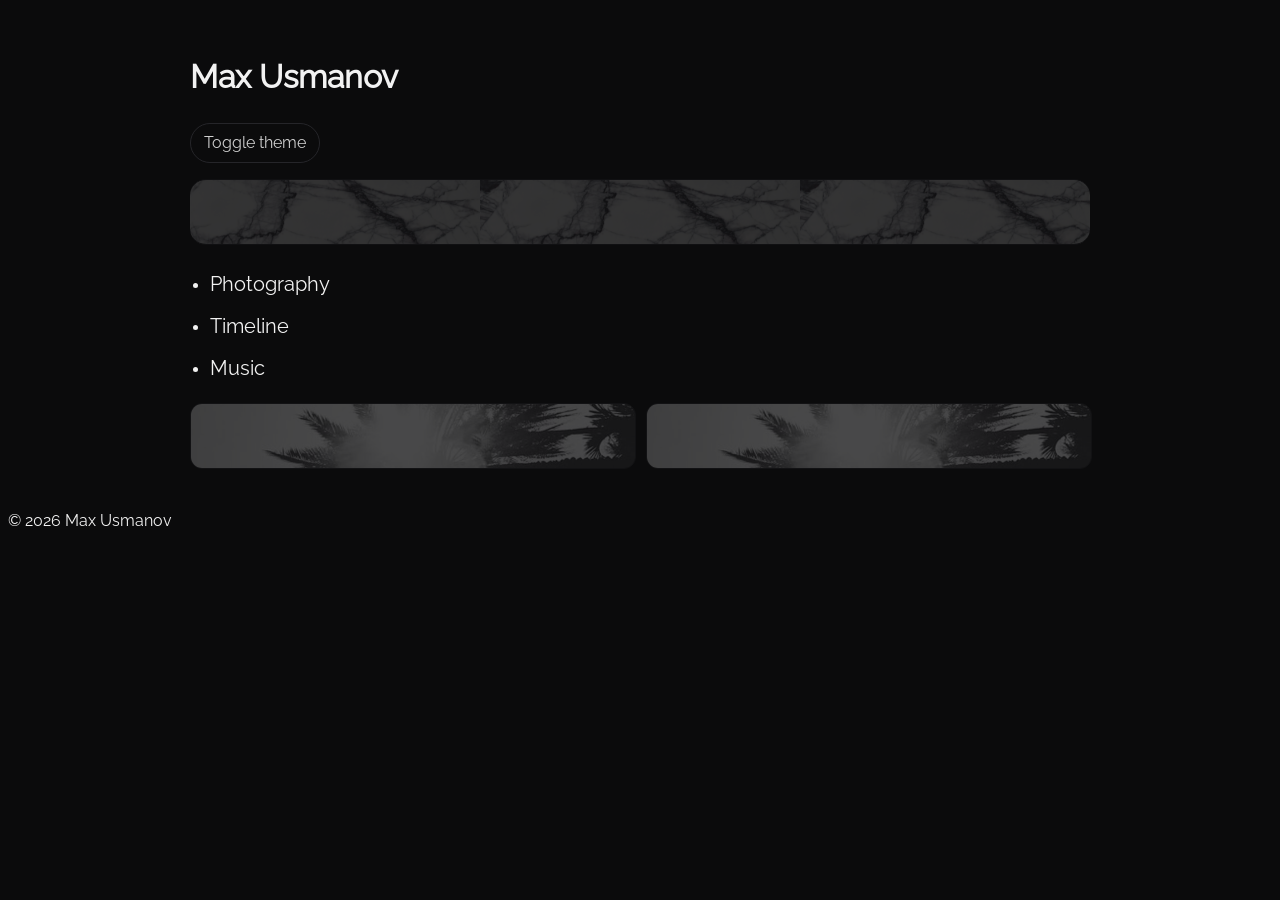
<file: index.html>
<!doctype html>
<html lang="en">
<head>
  <meta charset="utf-8" />
  <meta name="viewport" content="width=device-width, initial-scale=1" />
  <title>Max Usmanov — Portfolio</title>
  <link rel="stylesheet" href="styles.css" />
</head>

<body>
  <main id="main" class="container">

    <header class="hub-head">
      <h1>Max Usmanov</h1>
      <p class="visually-hidden">
        Portfolio homepage linking to photography, timeline, and music sections.
      </p>

      <button
        id="themeBtn"
        class="btn subtle"
        type="button"
        aria-pressed="false"
      >
        Toggle theme
      </button>
    </header>

    <div class="hub-divider" aria-hidden="true"></div>

    <nav aria-label="Portfolio sections" class="hub-nav">
      <ul class="hub-bullets">
        <li><a href="photography.html">Photography</a></li>
        <li><a href="timeline.html">Timeline</a></li>
        <li><a href="music.html">Music</a></li>
      </ul>
    </nav>

    <div class="hub-images">
      <img
        class="hub-texture"
        src="img/palmtree-800.jpg"
        srcset="img/palmtree-800.jpg 1x, img/palmtree-1600.jpg 2x"
        width="800"
        height="800"
        alt="Palm trees"
      />

      <img
        class="hub-texture"
        src="img/palmtree-800.jpg"
        srcset="img/palmtree-800.jpg 1x, img/palmtree-1600.jpg 2x"
        width="800"
        height="800"
        alt="Palm trees"
      />
    </div>
  </main>

  <footer class="site-footer">
    <p>© <span id="year"></span> Max Usmanov</p>
  </footer>

  <script src="script.js" defer></script>
</body>
</html>
</file>
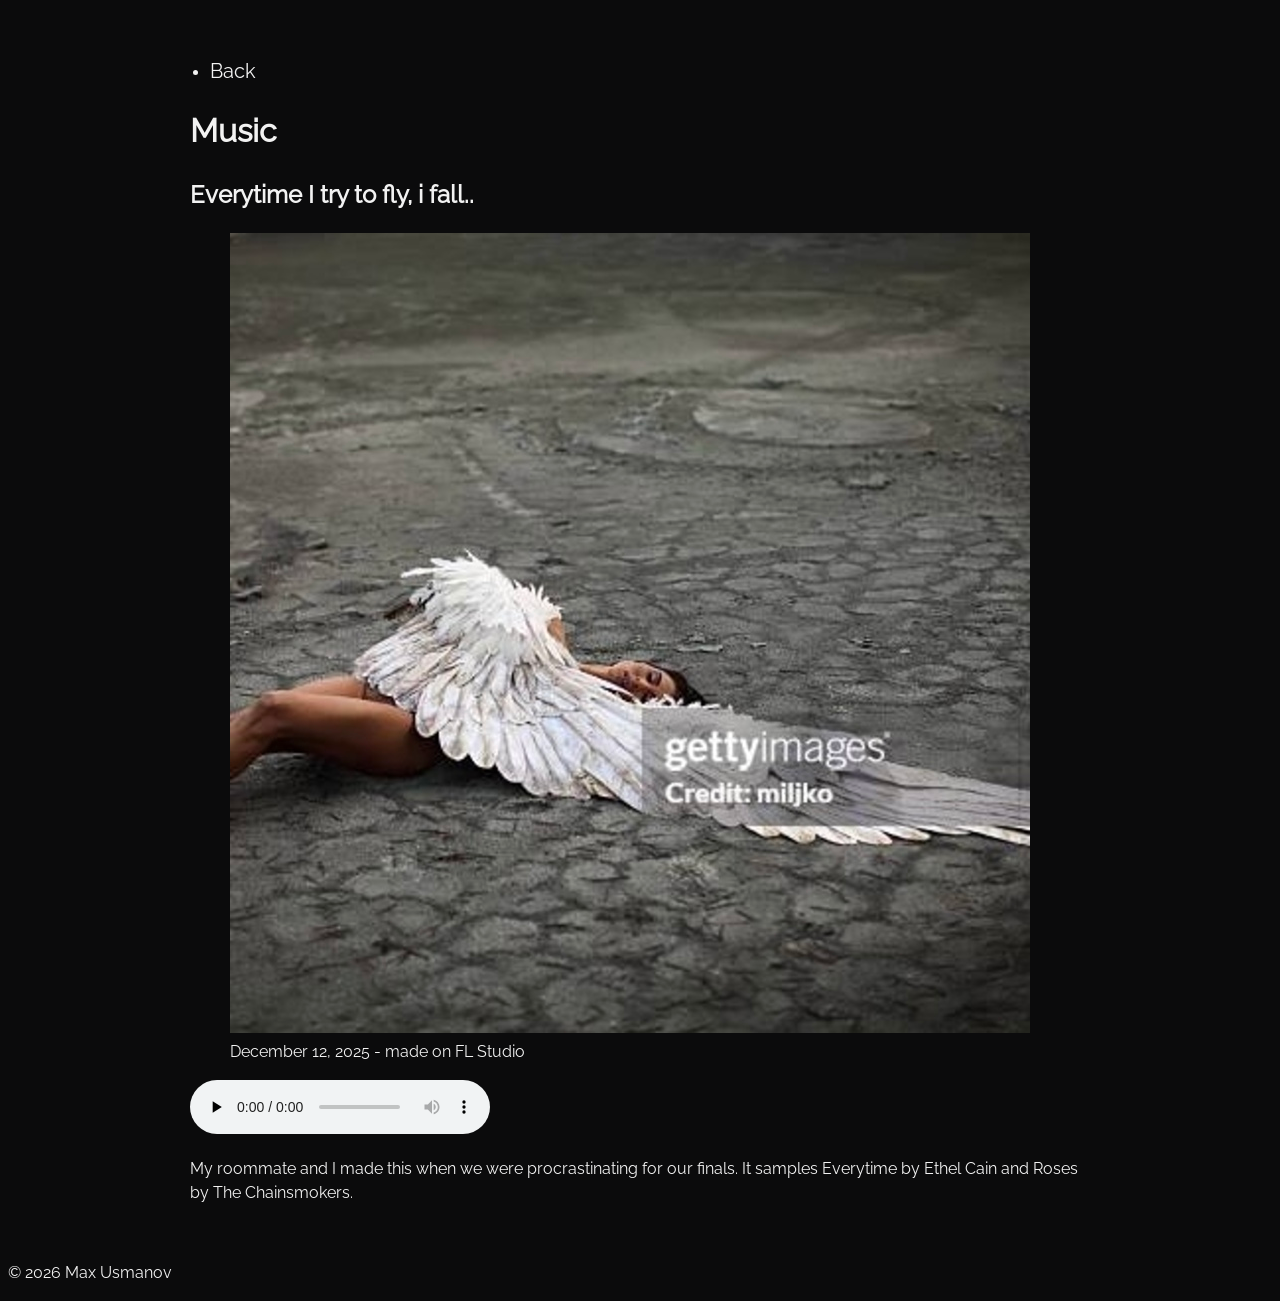
<file: music.html>
<!doctype html>
<html lang="en">
<head>
  <meta charset="utf-8" />
  <meta name="viewport" content="width=device-width, initial-scale=1" />
  <title>Music — Max Usmanov</title>
  <link rel="stylesheet" href="styles.css" />
</head>

<body>
  <a class="skip-link" href="#main">Skip to content</a>

  <main id="main" class="container">

    <nav aria-label="Page navigation" class="hub-nav">
      <ul class="hub-bullets">
        <li><a href="index.html">Back</a></li>
      </ul>
    </nav>

    <header class="page-head">
      <h1>Music</h1>
    </header>

    <section class="section" aria-labelledby="track-title">
      <h2 id="track-title">Everytime I try to fly, i fall..</h2>

      <figure class="music-cover">
        <img
          src="img/albumcover-800.jpg"
          srcset="img/albumcover-800.jpg 1x, img/albumcover-1600.jpg 2x"
          width="800"
          height="800"
          alt="Cover artwork for the track"
          loading="lazy"
        />
        <figcaption class="muted">
          December 12, 2025 - made on FL Studio
        </figcaption>
      </figure>

      <audio controls preload="none">
        <source src="media/Everytime-I-try-to-fly-i-fall.mp3" type="audio/mpeg" />
        Your browser does not support the audio element.
      </audio>

      <p>
        My roommate and I made this when we were procrastinating for our finals. It samples Everytime by Ethel Cain and Roses by The Chainsmokers.
      </p>
    </section>

  </main>

  <footer class="site-footer">
    <p>© <span id="year"></span> Max Usmanov</p>
  </footer>

  <script src="script.js" defer></script>
</body>
</html>
</file>
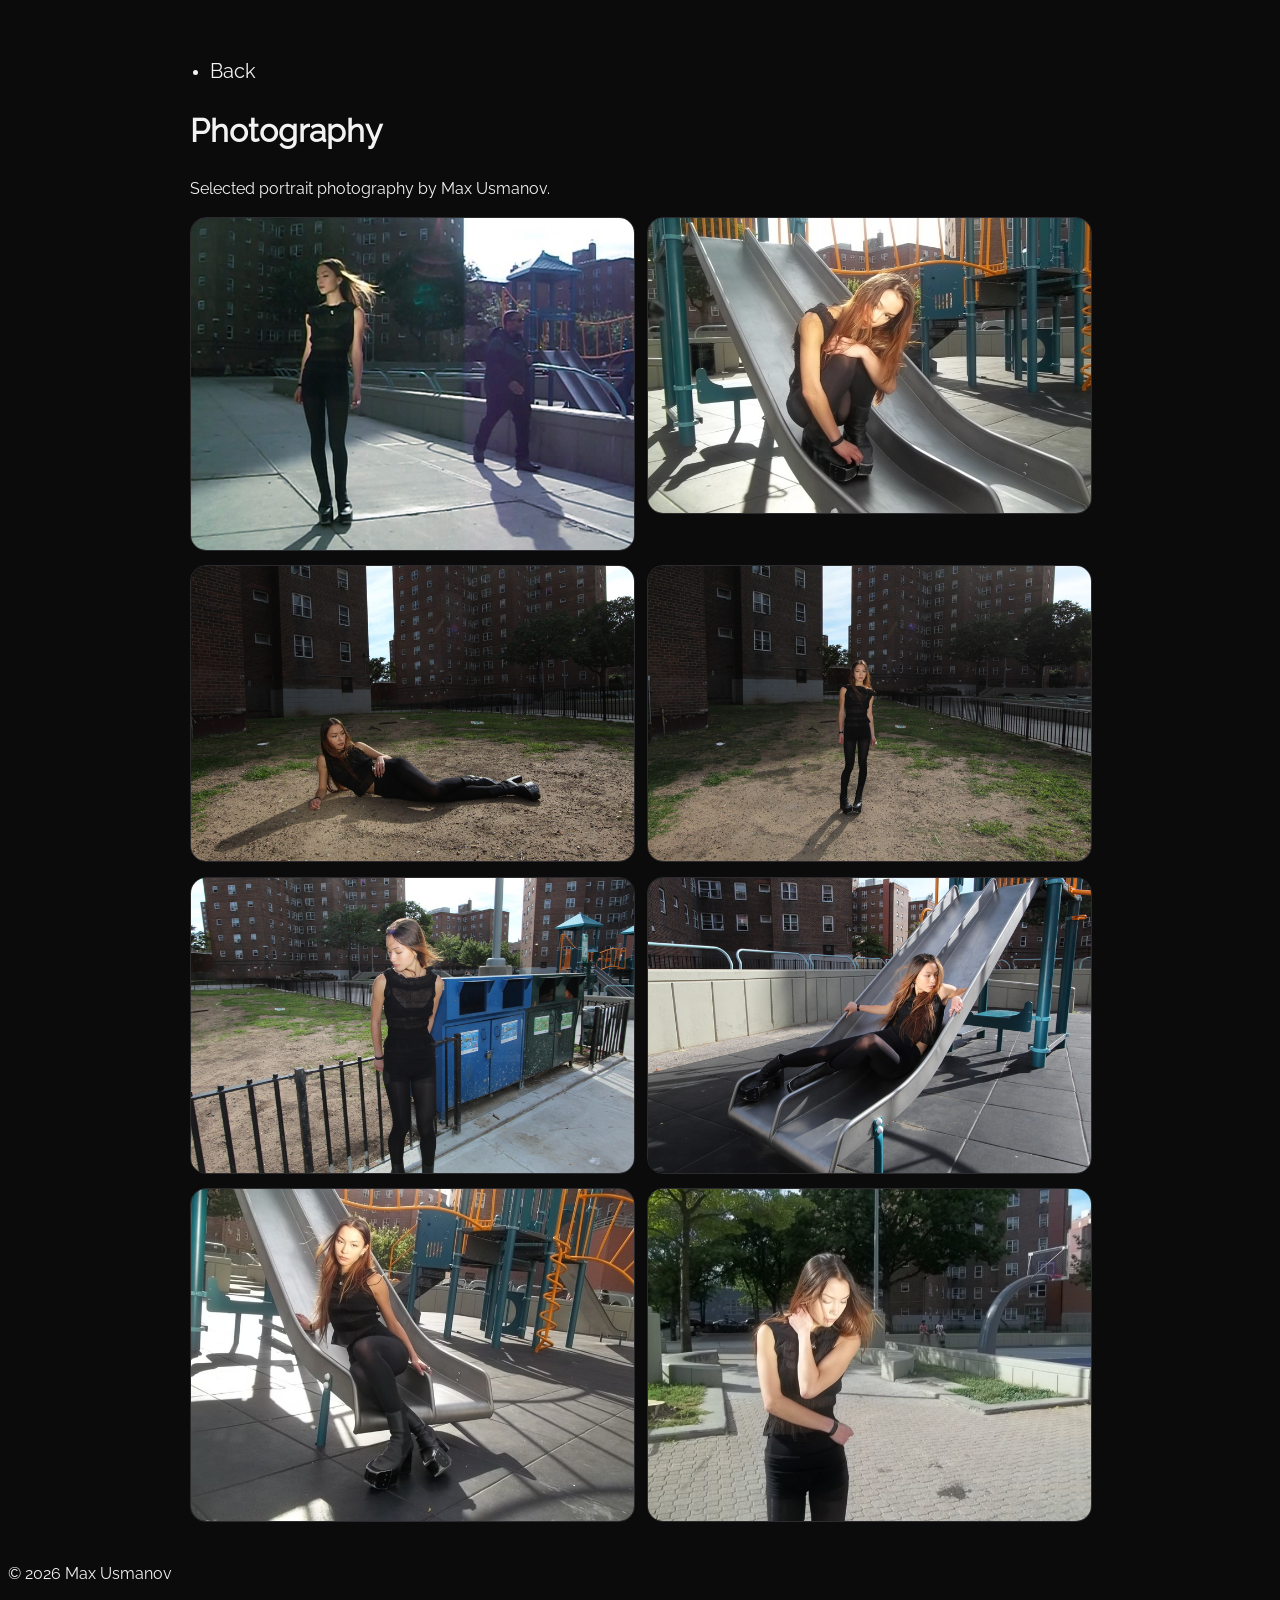
<file: photography.html>
<!doctype html>
<html lang="en">
<head>
  <meta charset="utf-8" />
  <meta name="viewport" content="width=device-width, initial-scale=1" />
  <title>Max Usmanov — Photography</title>
  <link rel="stylesheet" href="styles.css" />
</head>

<body>
  <main id="main" class="container">

    <nav aria-label="Page navigation" class="hub-nav">
      <ul class="hub-bullets">
        <li><a href="index.html">Back</a></li>
      </ul>
    </nav>

    <header class="page-head">
      <h1>Photography</h1>
      <p>
        Selected portrait photography by Max Usmanov.
      </p>
    </header>

    <section class="timeline-grid" aria-label="Photography portfolio grid">

      <img
        src="img/sophia-800.jpg"
        srcset="img/sophia-800.jpg 1x, img/sophia-1600.jpg 2x"
        width="800"
        height="1200"
        alt="Sophia standing at the park"
        loading="lazy"
      />

      <img
        src="img/sophia1-800.jpg"
        srcset="img/sophia1-800.jpg 1x, img/sophia1-1600.jpg 2x"
        width="800"
        height="1200"
        alt="Sophia sitting on a slide"
        loading="lazy"
      />

      <img
        src="img/sophia2-800.jpg"
        srcset="img/sophia2-800.jpg 1x, img/sophia2-1600.jpg 2x"
        width="800"
        height="1200"
        alt="Sophia laying on the ground"
        loading="lazy"
      />

      <img
        src="img/sophia3-800.jpg"
        srcset="img/sophia3-800.jpg 1x, img/sophia3_1600.jpg 2x"
        width="800"
        height="1200"
        alt="Sophia standing on the ground"
        loading="lazy"
      />

      <img
        src="img/sophia4-800.jpg"
        srcset="img/sophia4-800.jpg 1x, img/sophia4_1600.jpg 2x"
        width="800"
        height="1200"
        alt="Sophia standing by a fence"
        loading="lazy"
      />

      <img
        src="img/sophia5-800.jpg"
        srcset="img/sophia5-800.jpg 1x, img/sophia5-1600.jpg 2x"
        width="800"
        height="1200"
        alt="Sophia laying on a slide"
        loading="lazy"
      />

      <img
        src="img/sophia6-800.jpg"
        srcset="img/sophia6-800.jpg 1x, img/sophia6-1600.jpg 2x"
        width="800"
        height="1200"
        alt="Sophia sitting on a slide"
        loading="lazy"
      />

      <img
        src="img/sophia7-800.jpg"
        srcset="img/sophia7-800.jpg 1x, img/sophia7-1600.jpg 2x"
        width="800"
        height="1200"
        alt="Sophia in the middle of the park"
        loading="lazy"
      />

    </section>

  </main>

  <footer class="site-footer">
    <p>© <span id="year"></span> Max Usmanov</p>
  </footer>

  <script src="script.js" defer></script>
</body>
</html>
</file>
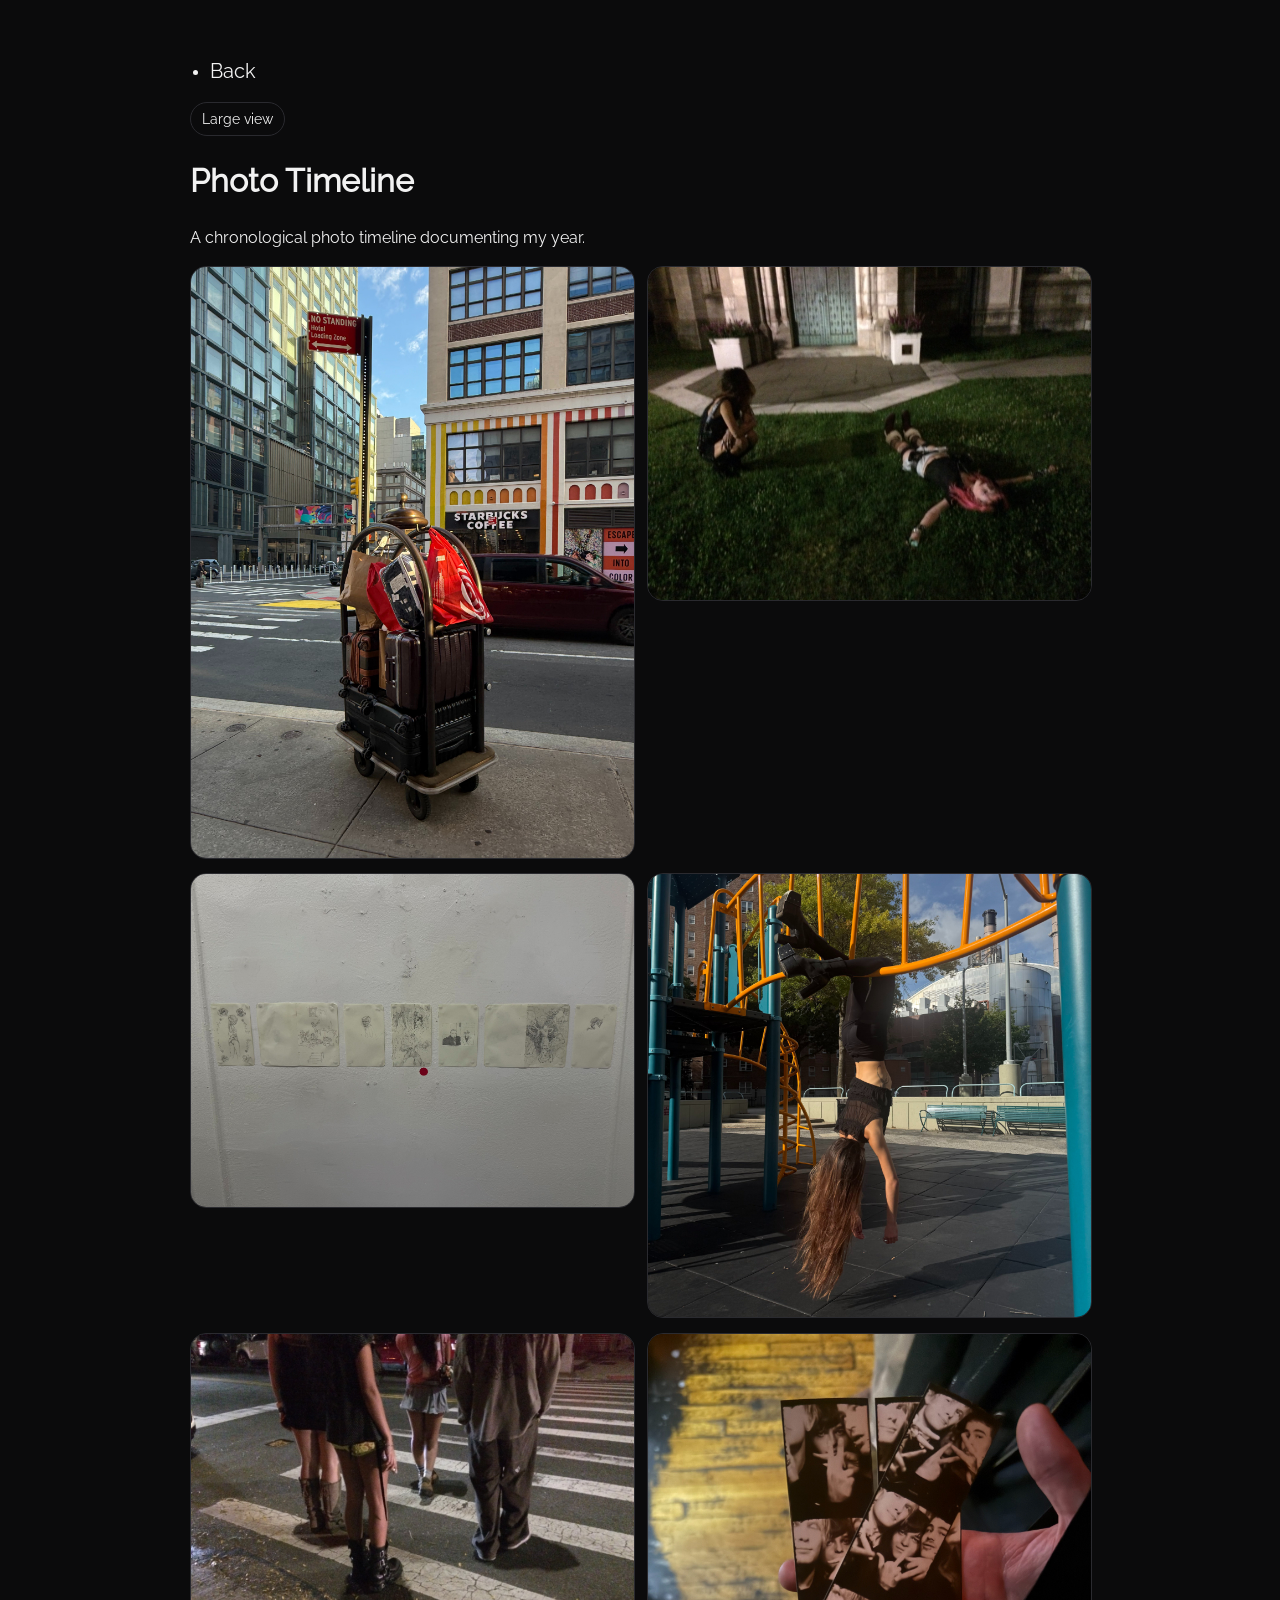
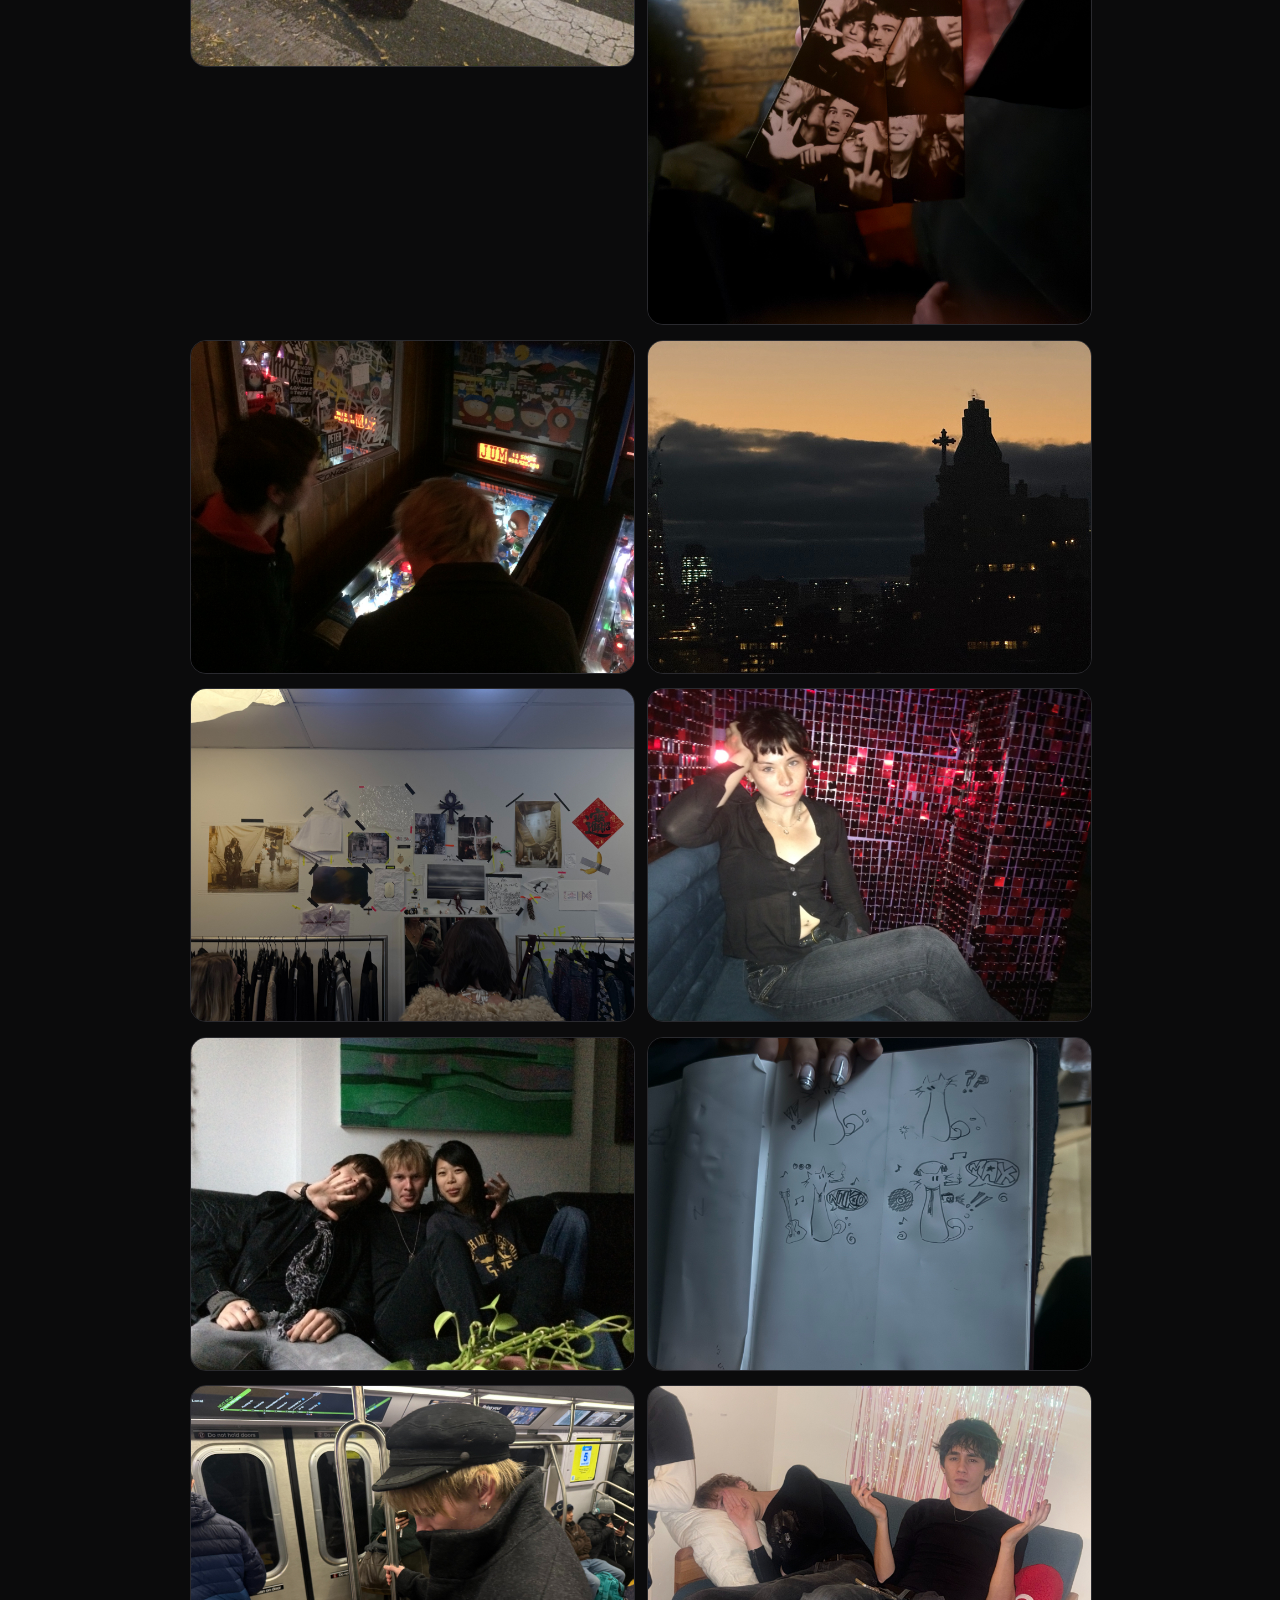
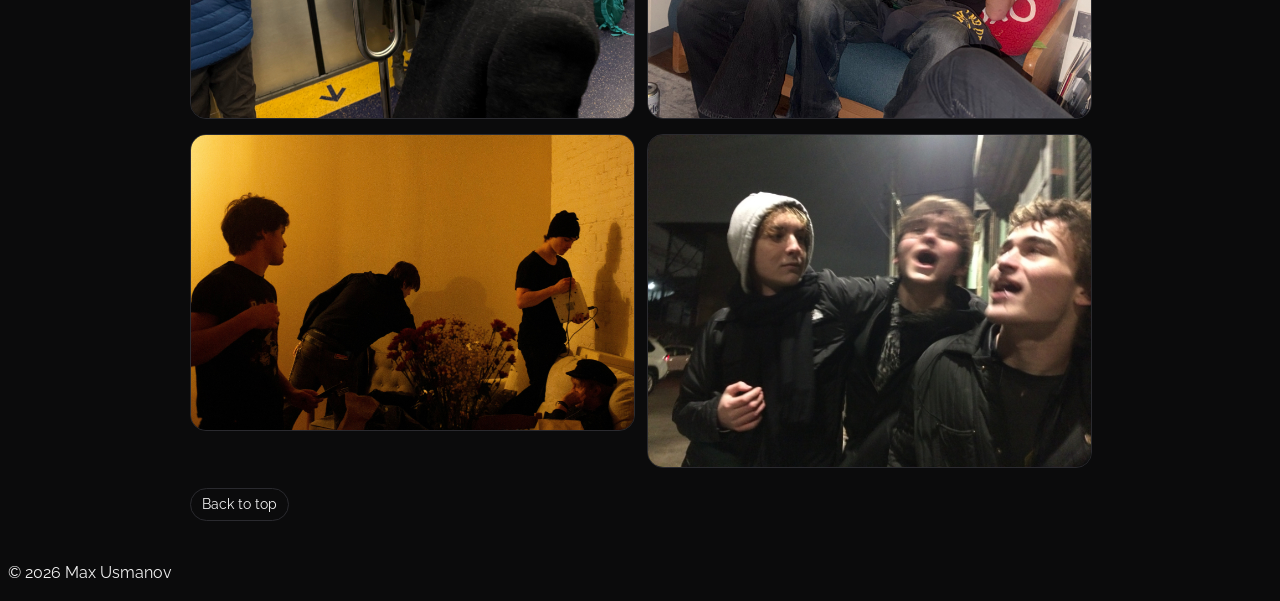
<file: timeline.html>
<!doctype html>
<html lang="en">
<head>
  <meta charset="utf-8" />
  <meta name="viewport" content="width=device-width, initial-scale=1" />
  <title>Timeline — Max Usmanov</title>
  <link rel="stylesheet" href="styles.css" />
</head>

<body>
  <a class="skip-link" href="#main">Skip to content</a>

  <main id="main" class="container">
    <nav aria-label="Page navigation" class="hub-nav">
      <ul class="hub-bullets">
        <li><a href="index.html">Back</a></li>
      </ul>
    </nav>

    <button id="viewBtn" class="btn small" type="button" aria-pressed="false">
      Large view
    </button>

  <header class="page-head">
    <h1>Photo Timeline</h1>
    <p>
      A chronological photo timeline documenting my year.
    </p>
  </header>


    <section class="timeline-grid" aria-label="Photo timeline gallery">
      <img src="img/moving-800.jpg" srcset="img/moving-800.jpg 1x, img/moving-1600.jpg 2x"
           width="800" height="1200" alt="Moving into my dorm" loading="lazy" />
      <img src="img/grass-800.jpg" srcset="img/grass-800.jpg 1x, img/grass-1600.jpg 2x"
           width="800" height="1200" alt="Friends laying in grass" loading="lazy" />
      <img src="img/gallery-800.jpg" srcset="img/gallery-800.jpg 1x, img/gallery-1600.jpg 2x"
           width="800" height="1200" alt="bar italia Drawings Gallery" loading="lazy" />
      <img src="img/bts-800.jpg" srcset="img/bts-800.jpg 1x, img/bts-1600.jpg 2x"
           width="800" height="1200" alt="Behind the scenes of Sophia's photoshoot" loading="lazy" />
      <img src="img/shoes-800.jpg" srcset="img/shoes-800.jpg 1x, img/shoes-1600.jpg 2x"
           width="800" height="1200" alt="Friends crossing the street" loading="lazy" />
      <img src="img/photobooth-800.jpg" srcset="img/photobooth-800.jpg 1x, img/photobooth-1600.jpg 2x"
           width="800" height="1200" alt="Pictures from photobooth with my best friends" loading="lazy" />
      <img src="img/southpark-800.jpg" srcset="img/southpark-800.jpg 1x, img/southpark-1600.jpg 2x"
           width="800" height="1200" alt="Friends playing South Park pinball machine" loading="lazy" />
      <img src="img/view-800.jpg" srcset="img/view-800.jpg 1x, img/view-1600.jpg 2x"
           width="800" height="1200" alt="View from my dorm window" loading="lazy" />
      <img src="img/store-800.jpg" srcset="img/store-800.jpg 1x, img/store-1600.jpg 2x"
           width="800" height="1200" alt="Decoration at vintage clothing store" loading="lazy" />
      <img src="img/friend-800.jpg" srcset="img/friend-800.jpg 1x, img/friend-1600.jpg 2x"
           width="800" height="1200" alt="Friend visiting me from LA at a bar" loading="lazy" />
      <img src="img/couch-800.jpg" srcset="img/couch-800.jpg 1x, img/couch-1600.jpg 2x"
           width="800" height="1200" alt="Me and my friends on a couch" loading="lazy" />
      <img src="img/cats-800.jpg" srcset="img/cats-800.jpg 1x, img/cats-1600.jpg 2x"
           width="800" height="1200" alt="My friend drew my friend and I as cats" loading="lazy" />
      <img src="img/mysterious-800.jpg" srcset="img/mysterious-800.jpg 1x, img/mysterious-1600.jpg 2x"
           width="800" height="1200" alt="My friend looking mysterious on the subway in his new trench coat " loading="lazy" />
      <img src="img/sleep-800.jpg" srcset="img/sleep-800.jpg 1x, img/sleep-1600.jpg 2x"
           width="800" height="1200" alt="My friends on the couch" loading="lazy" />
      <img src="img/movie-800.jpg" srcset="img/movie-800.jpg 1x, img/movie-1600.jpg 2x"
           width="800" height="1200" alt="Movie night with friends" loading="lazy" />
      <img src="img/friends-800.jpg" srcset="img/friends-800.jpg 1x, img/friends-1600.jpg 2x"
           width="800" height="1200" alt="My friends and I goofy outside an event" loading="lazy" />
    </section>

    <button id="topBtn" class="btn small top-btn" type="button">
      Back to top
    </button>
  </main>

  <footer class="site-footer">
    <p>© <span id="year"></span> Max Usmanov</p>
  </footer>

  <script src="script.js" defer></script>
</body>
</html>
</file>
<file: styles.css>
@font-face{
  font-family: "Raleway";
  src: url("fonts/Raleway-VariableFont_wght.woff2") format("woff2");
  font-weight: 400;
  font-style: normal;
  font-display: swap;
}

body{
  font-family: "Raleway", system-ui, -apple-system, Arial, sans-serif;
  font-size: 16px;
  line-height: 1.5;
  background: var(--bg);
  color: var(--fg);
}

a:link { color: var(--fg); }
a:visited { color: var(--muted); }
a:hover { text-decoration: underline; }
a:active { opacity: 0.7; }

.visually-hidden{
  position:absolute !important;
  width:1px; height:1px;
  padding:0; margin:-1px;
  overflow:hidden; clip:rect(0,0,0,0);
  white-space:nowrap; border:0;
}

.timeline-grid{
  display:grid;
  grid-template-columns: 1fr;
  gap: .9rem;
}

.timeline-grid img{
  width:100%;
  height:auto;
  display:block;
  border-radius:1rem;
  border:1px solid var(--border);
}

.timeline-large .timeline-grid{
  grid-template-columns: 1fr;
}
.timeline-large .timeline-grid img{
  border-radius:1.25rem;
}

@media (min-width: 900px){
  .timeline-grid{
    grid-template-columns: repeat(2, 1fr);
  }
  .timeline-large .timeline-grid{
    grid-template-columns: 1fr;
  }
}

.top-btn{
  margin-top: 1.25rem;
}


.hub-divider{
  height: 64px;
  margin: 1rem 0 1.25rem;
  background-image: url("img/marble-1600.jpg");
  background-repeat: repeat;
  background-size: 320px auto;
  background-position: center;
  opacity: 0.18;
  border-top: 1px solid var(--border);
  border-bottom: 1px solid var(--border);
  border-radius: 1rem;

}

.hub-nav{
  margin-top: 1.5rem;
}

.hub-bullets{
  list-style: disc;
  padding-left: 1.25rem;
  display: flex;
  flex-direction: column;
  gap: .75rem;
}

.hub-bullets a{
  font-size: 1.25rem;
  font-weight: 500;
  text-decoration: none;
}

.hub-bullets a:hover{
  text-decoration: underline;
}

:root{
  --bg:#0b0b0c;
  --fg:#f2f2f2;
  --muted:#b6b6b6;
  --card:#141417;
  --border:#2a2a2f;
}

html, body{
  background: var(--bg);
  color: var(--fg);
}

[data-theme="light"]{
  --bg:#ffffff;
  --fg:#111111;
  --muted:#444444;
  --card:#f4f4f6;
  --border:#d9d9de;
}

.container{
  width: min(900px, 92vw);
  margin: 0 auto;
  padding: 1.5rem 0;
}

.btn{
  font: inherit;
  color: var(--fg);
  background: transparent;
  border: 1px solid var(--border);
  padding: .45rem .8rem;
  border-radius: 999px;
  cursor: pointer;
}
.btn.small{ font-size: .85rem; padding: .35rem .7rem; }
.btn.subtle{ opacity: .85; }

.hub-images{
  display: grid;
  grid-template-columns: 1fr 1fr;
  gap: .75rem;
  margin-top: 1.25rem;
}
.hub-texture{
  width: 100%;
  height: 64px;
  object-fit: cover;
  display: block;
  opacity: 0.25;
  border-radius: 12px;
  border: 1px solid var(--border);
}
@media (max-width: 600px){
  .hub-images{ grid-template-columns: 1fr; }
}

.skip-link{
  position: absolute;
  left: -999px;
  top: 0;
  padding: .5rem .75rem;
  background: var(--card);
  border: 1px solid var(--border);
}
.skip-link:focus{
  left: 1rem;
  top: 1rem;
}
</file>
